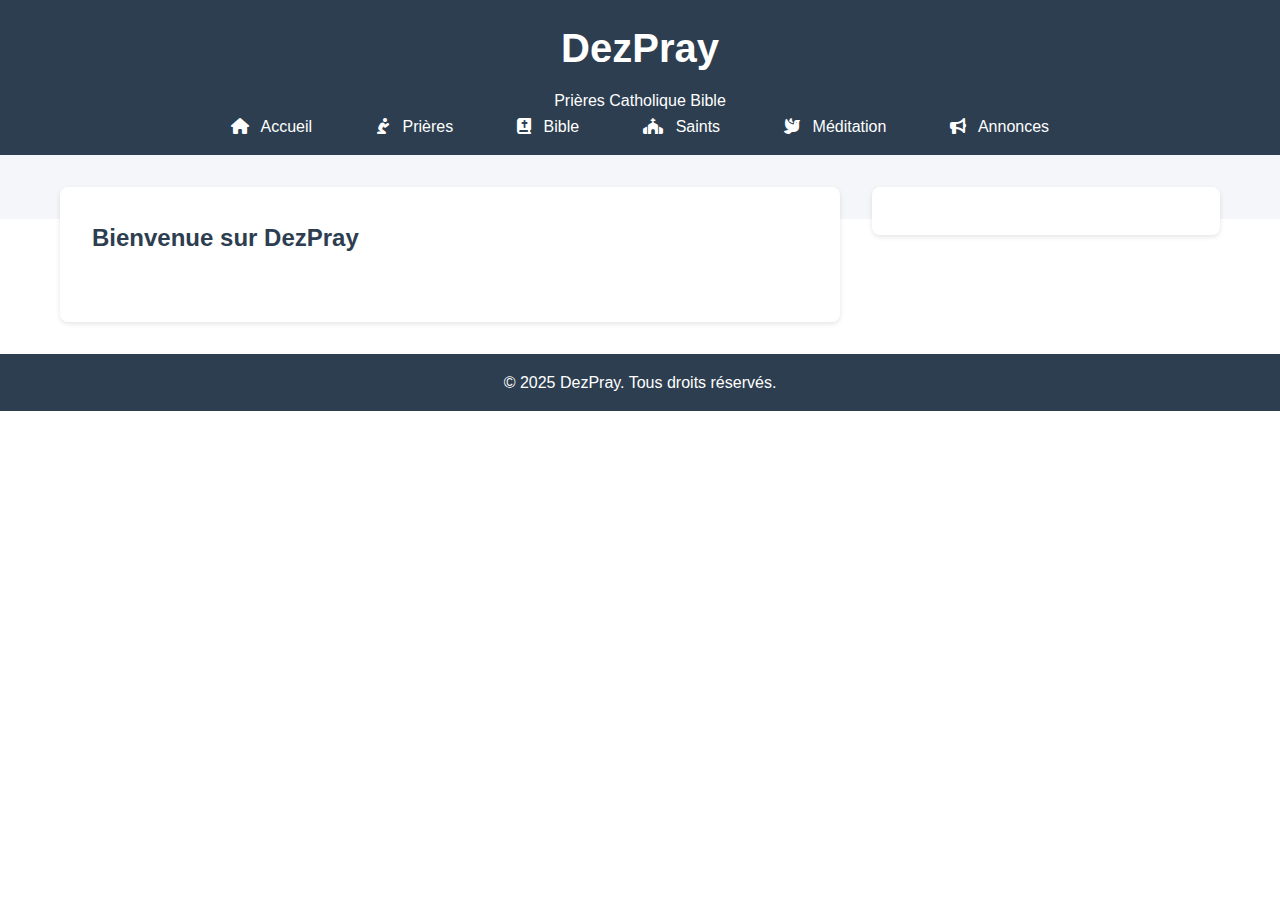
<file: index.html>
<!DOCTYPE html>
<html lang="fr">
<head>
    <meta charset="UTF-8">
    <meta name="viewport" content="width=device-width, initial-scale=1.0">
    <title>DezPray : Prières Catholique Bible</title>
    <link rel="stylesheet" href="css/style.css">
    <link rel="stylesheet" href="https://cdnjs.cloudflare.com/ajax/libs/font-awesome/6.4.0/css/all.min.css">
    <script async src="https://pagead2.googlesyndication.com/pagead/js/adsbygoogle.js?client=ca-pub-0804890196246530"
     crossorigin="anonymous"></script>
</head>
<body>
    <header class="site-header">
        <div class="container">
            <div class="logo">
                <h1>DezPray</h1>
                <p>Prières Catholique Bible</p>
            </div>
            <nav class="main-nav">
                <ul>
                    <li><a href="/"><i class="fas fa-home"></i> Accueil</a></li>
                    <li><a href="/prieres"><i class="fas fa-pray"></i> Prières</a></li>
                    <li><a href="/bible"><i class="fas fa-book-bible"></i> Bible</a></li>
                    <li><a href="/saints"><i class="fas fa-church"></i> Saints</a></li>
                    <li><a href="/meditation"><i class="fas fa-dove"></i> Méditation</a></li>
                    <li><a href="/annonces"><i class="fas fa-bullhorn"></i> Annonces</a></li>
                </ul>
            </nav>
        </div>
    </header>

    <div class="main-content">
        <div class="container">
            <main class="content">
                <article class="featured-post">
                    <h2>Bienvenue sur DezPray</h2>
                    <!-- AdSense après le titre -->
                    <div class="adsense-container">
                        <ins class="adsbygoogle"
                            style="display:block"
                            data-ad-format="fluid"
                            data-ad-layout-key="-gw-3+1f-3d+2z"
                            data-ad-client="ca-pub-0804890196246530"
                            data-ad-slot="1234567890"></ins>
                        <script>(adsbygoogle = window.adsbygoogle || []).push({});</script>
                    </div>
                    <div class="post-content">
                        <!-- Contenu de l'article -->
                    </div>
                    <!-- AdSense en bas de l'article -->
                    <div class="adsense-container">
                        <ins class="adsbygoogle"
                            style="display:block"
                            data-ad-format="fluid"
                            data-ad-layout-key="-gw-3+1f-3d+2z"
                            data-ad-client="ca-pub-0804890196246530"
                            data-ad-slot="9876543210"></ins>
                        <script>(adsbygoogle = window.adsbygoogle || []).push({});</script>
                    </div>
                </article>
            </main>

            <aside class="sidebar">
                <!-- AdSense dans la barre latérale -->
                <div class="widget adsense-widget">
                    <ins class="adsbygoogle"
                        style="display:block"
                        data-ad-client="ca-pub-0804890196246530"
                        data-ad-slot="5432109876"
                        data-ad-format="auto"
                        data-full-width-responsive="true"></ins>
                    <script>(adsbygoogle = window.adsbygoogle || []).push({});</script>
                </div>
                <!-- Autres widgets -->
            </aside>
        </div>
    </div>

    <footer class="site-footer">
        <div class="container">
            <p>&copy; 2025 DezPray. Tous droits réservés.</p>
        </div>
    </footer>
    <script src="js/main.js"></script>
</body>
</html>
</file>
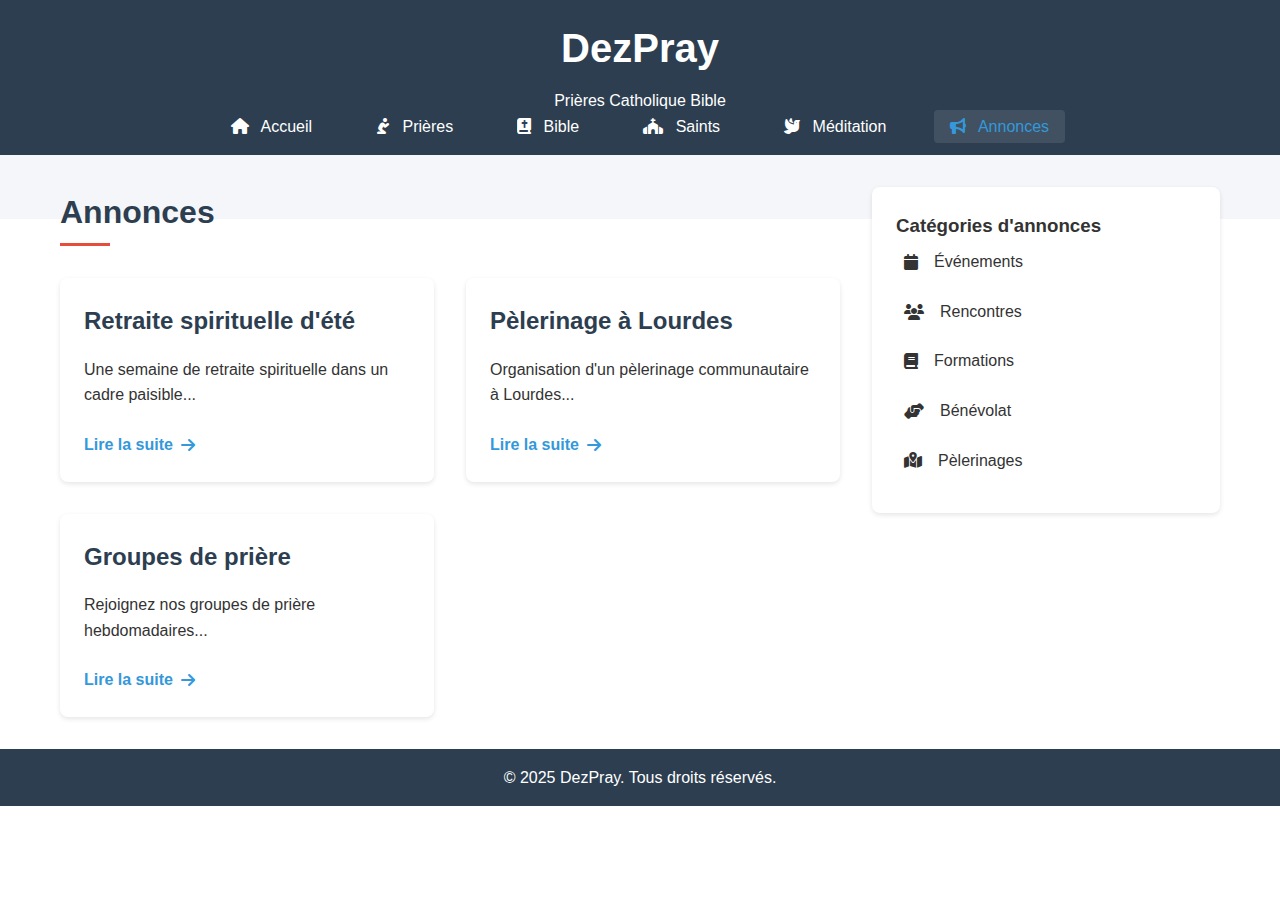
<file: annonces.html>
<!DOCTYPE html>
<html lang="fr">
<head>
    <meta charset="UTF-8">
    <meta name="viewport" content="width=device-width, initial-scale=1.0">
    <title>Annonces - DezPray</title>
    <meta name="description" content="Découvrez les dernières annonces et événements de la communauté catholique.">
    <link rel="stylesheet" href="css/style.css">
    <link rel="stylesheet" href="https://cdnjs.cloudflare.com/ajax/libs/font-awesome/6.4.0/css/all.min.css">
    <script async src="https://pagead2.googlesyndication.com/pagead/js/adsbygoogle.js?client=ca-pub-0804890196246530"
     crossorigin="anonymous"></script>
</head>
<body>
    <header class="site-header">
        <div class="container">
            <div class="logo">
                <h1>DezPray</h1>
                <p>Prières Catholique Bible</p>
            </div>
            <nav class="main-nav">
                <ul>
                    <li><a href="index.html"><i class="fas fa-home"></i> Accueil</a></li>
                    <li><a href="prieres.html"><i class="fas fa-pray"></i> Prières</a></li>
                    <li><a href="bible.html"><i class="fas fa-book-bible"></i> Bible</a></li>
                    <li><a href="saints.html"><i class="fas fa-church"></i> Saints</a></li>
                    <li><a href="meditation.html"><i class="fas fa-dove"></i> Méditation</a></li>
                    <li><a href="annonces.html" class="active"><i class="fas fa-bullhorn"></i> Annonces</a></li>
                </ul>
            </nav>
        </div>
    </header>

    <div class="main-content">
        <div class="container">
            <main class="content">
                <h1 class="category-title">Annonces</h1>
                
                <!-- AdSense après le titre -->
                <div class="adsense-container">
                    <ins class="adsbygoogle"
                        style="display:block"
                        data-ad-format="fluid"
                        data-ad-layout-key="-gw-3+1f-3d+2z"
                        data-ad-client="ca-pub-0804890196246530"
                        data-ad-slot="1234567890"></ins>
                    <script>(adsbygoogle = window.adsbygoogle || []).push({});</script>
                </div>

                <div class="articles-grid">
                    <article class="post-card">
                        <h2>Retraite spirituelle d'été</h2>
                        <div class="post-excerpt">
                            <p>Une semaine de retraite spirituelle dans un cadre paisible...</p>
                        </div>
                        <a href="annonces/retraite-ete.html" class="read-more">Lire la suite <i class="fas fa-arrow-right"></i></a>
                    </article>

                    <article class="post-card">
                        <h2>Pèlerinage à Lourdes</h2>
                        <div class="post-excerpt">
                            <p>Organisation d'un pèlerinage communautaire à Lourdes...</p>
                        </div>
                        <a href="annonces/pelerinage-lourdes.html" class="read-more">Lire la suite <i class="fas fa-arrow-right"></i></a>
                    </article>

                    <article class="post-card">
                        <h2>Groupes de prière</h2>
                        <div class="post-excerpt">
                            <p>Rejoignez nos groupes de prière hebdomadaires...</p>
                        </div>
                        <a href="annonces/groupes-priere.html" class="read-more">Lire la suite <i class="fas fa-arrow-right"></i></a>
                    </article>
                </div>

                <!-- AdSense en bas de page -->
                <div class="adsense-container">
                    <ins class="adsbygoogle"
                        style="display:block"
                        data-ad-format="fluid"
                        data-ad-layout-key="-gw-3+1f-3d+2z"
                        data-ad-client="ca-pub-0804890196246530"
                        data-ad-slot="9876543210"></ins>
                    <script>(adsbygoogle = window.adsbygoogle || []).push({});</script>
                </div>
            </main>

            <aside class="sidebar">
                <div class="widget">
                    <h3>Catégories d'annonces</h3>
                    <ul class="widget-list">
                        <li><a href="#"><i class="fas fa-calendar"></i> Événements</a></li>
                        <li><a href="#"><i class="fas fa-users"></i> Rencontres</a></li>
                        <li><a href="#"><i class="fas fa-book"></i> Formations</a></li>
                        <li><a href="#"><i class="fas fa-hands-helping"></i> Bénévolat</a></li>
                        <li><a href="#"><i class="fas fa-map-marked-alt"></i> Pèlerinages</a></li>
                    </ul>
                </div>
            </aside>
        </div>
    </div>

    <footer class="site-footer">
        <div class="container">
            <p>&copy; 2025 DezPray. Tous droits réservés.</p>
        </div>
    </footer>
    <script src="js/main.js"></script>
</body>
</html>
</file>
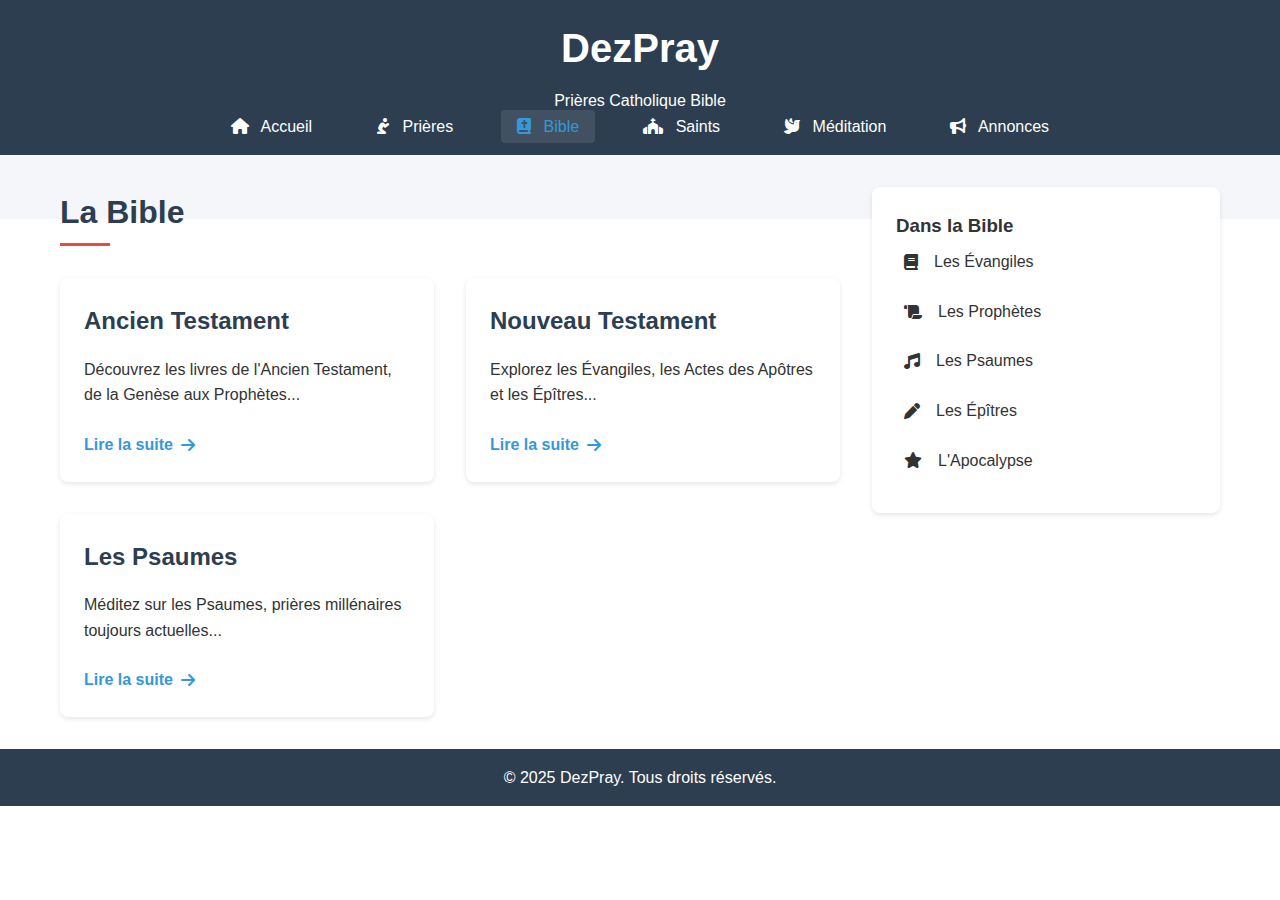
<file: bible.html>
<!DOCTYPE html>
<html lang="fr">
<head>
    <meta charset="UTF-8">
    <meta name="viewport" content="width=device-width, initial-scale=1.0">
    <title>Bible - DezPray</title>
    <meta name="description" content="Découvrez la Bible, ses enseignements et ses passages les plus importants.">
    <link rel="stylesheet" href="css/style.css">
    <link rel="stylesheet" href="https://cdnjs.cloudflare.com/ajax/libs/font-awesome/6.4.0/css/all.min.css">
    <script async src="https://pagead2.googlesyndication.com/pagead/js/adsbygoogle.js?client=ca-pub-0804890196246530"
     crossorigin="anonymous"></script>
</head>
<body>
    <header class="site-header">
        <div class="container">
            <div class="logo">
                <h1>DezPray</h1>
                <p>Prières Catholique Bible</p>
            </div>
            <nav class="main-nav">
                <ul>
                    <li><a href="/"><i class="fas fa-home"></i> Accueil</a></li>
                    <li><a href="/prieres"><i class="fas fa-pray"></i> Prières</a></li>
                    <li><a href="/bible" class="active"><i class="fas fa-book-bible"></i> Bible</a></li>
                    <li><a href="/saints"><i class="fas fa-church"></i> Saints</a></li>
                    <li><a href="/meditation"><i class="fas fa-dove"></i> Méditation</a></li>
                    <li><a href="/annonces"><i class="fas fa-bullhorn"></i> Annonces</a></li>
                </ul>
            </nav>
        </div>
    </header>

    <div class="main-content">
        <div class="container">
            <main class="content">
                <h1 class="category-title">La Bible</h1>
                
                <!-- AdSense après le titre -->
                <div class="adsense-container">
                    <ins class="adsbygoogle"
                        style="display:block"
                        data-ad-format="fluid"
                        data-ad-layout-key="-gw-3+1f-3d+2z"
                        data-ad-client="ca-pub-0804890196246530"
                        data-ad-slot="1234567890"></ins>
                    <script>(adsbygoogle = window.adsbygoogle || []).push({});</script>
                </div>

                <div class="articles-grid">
                    <article class="post-card">
                        <h2>Ancien Testament</h2>
                        <div class="post-excerpt">
                            <p>Découvrez les livres de l'Ancien Testament, de la Genèse aux Prophètes...</p>
                        </div>
                        <a href="/bible/ancien-testament" class="read-more">Lire la suite <i class="fas fa-arrow-right"></i></a>
                    </article>

                    <article class="post-card">
                        <h2>Nouveau Testament</h2>
                        <div class="post-excerpt">
                            <p>Explorez les Évangiles, les Actes des Apôtres et les Épîtres...</p>
                        </div>
                        <a href="/bible/nouveau-testament" class="read-more">Lire la suite <i class="fas fa-arrow-right"></i></a>
                    </article>

                    <article class="post-card">
                        <h2>Les Psaumes</h2>
                        <div class="post-excerpt">
                            <p>Méditez sur les Psaumes, prières millénaires toujours actuelles...</p>
                        </div>
                        <a href="/bible/psaumes" class="read-more">Lire la suite <i class="fas fa-arrow-right"></i></a>
                    </article>
                </div>
            </main>

            <aside class="sidebar">
                <div class="widget">
                    <h3>Dans la Bible</h3>
                    <ul class="widget-list">
                        <li><a href="#"><i class="fas fa-book"></i> Les Évangiles</a></li>
                        <li><a href="#"><i class="fas fa-scroll"></i> Les Prophètes</a></li>
                        <li><a href="#"><i class="fas fa-music"></i> Les Psaumes</a></li>
                        <li><a href="#"><i class="fas fa-pen"></i> Les Épîtres</a></li>
                        <li><a href="#"><i class="fas fa-star"></i> L'Apocalypse</a></li>
                    </ul>
                </div>
            </aside>
        </div>
    </div>

    <footer class="site-footer">
        <div class="container">
            <p>&copy; 2025 DezPray. Tous droits réservés.</p>
        </div>
    </footer>
    <script src="js/main.js"></script>
</body>
</html>
</file>
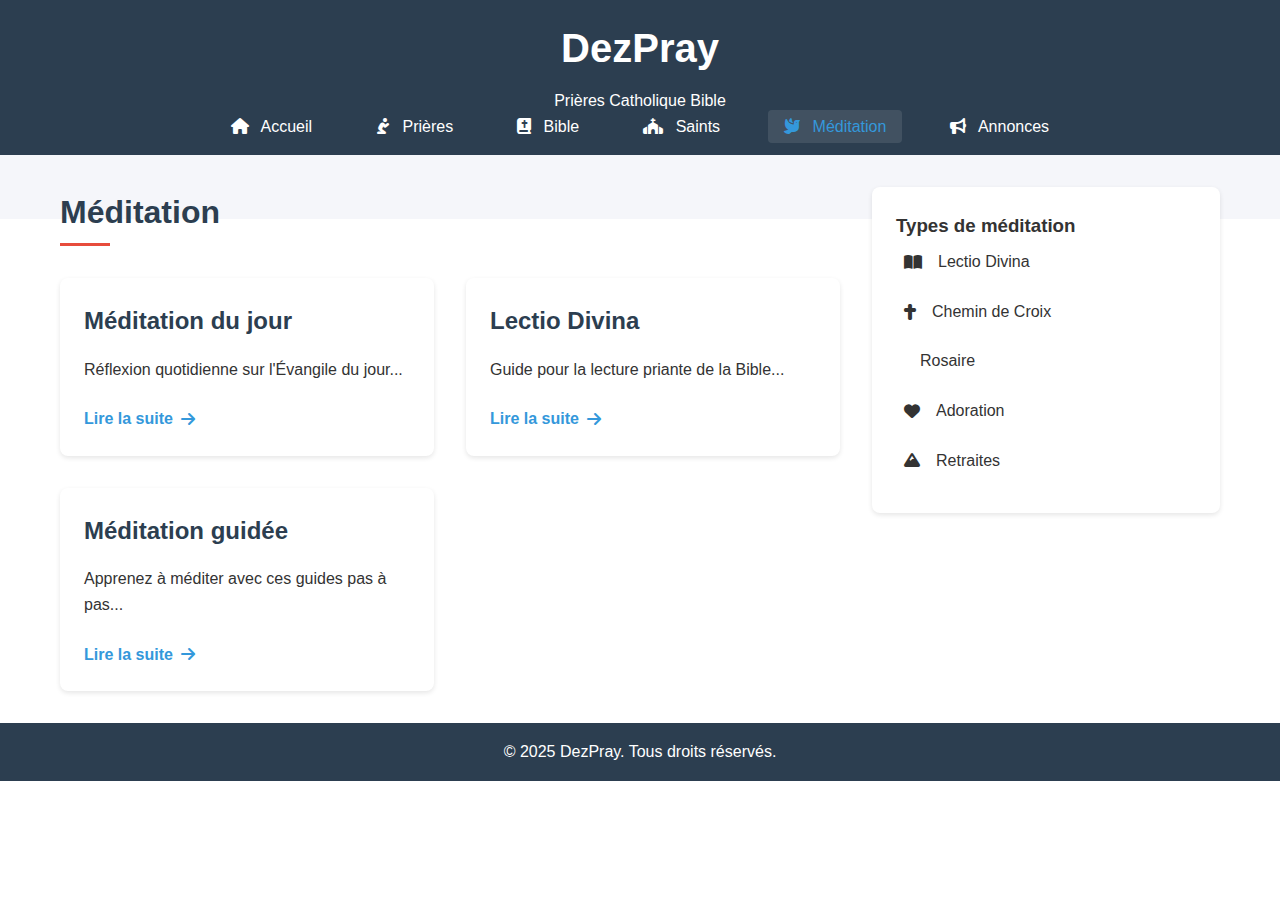
<file: meditation.html>
<!DOCTYPE html>
<html lang="fr">
<head>
    <meta charset="UTF-8">
    <meta name="viewport" content="width=device-width, initial-scale=1.0">
    <title>Méditation - DezPray</title>
    <meta name="description" content="Découvrez des méditations guidées et des réflexions spirituelles pour approfondir votre foi.">
    <link rel="stylesheet" href="css/style.css">
    <link rel="stylesheet" href="https://cdnjs.cloudflare.com/ajax/libs/font-awesome/6.4.0/css/all.min.css">
    <script async src="https://pagead2.googlesyndication.com/pagead/js/adsbygoogle.js?client=ca-pub-0804890196246530"
     crossorigin="anonymous"></script>
</head>
<body>
    <header class="site-header">
        <div class="container">
            <div class="logo">
                <h1>DezPray</h1>
                <p>Prières Catholique Bible</p>
            </div>
            <nav class="main-nav">
                <ul>
                    <li><a href="/"><i class="fas fa-home"></i> Accueil</a></li>
                    <li><a href="/prieres"><i class="fas fa-pray"></i> Prières</a></li>
                    <li><a href="/bible"><i class="fas fa-book-bible"></i> Bible</a></li>
                    <li><a href="/saints"><i class="fas fa-church"></i> Saints</a></li>
                    <li><a href="/meditation" class="active"><i class="fas fa-dove"></i> Méditation</a></li>
                    <li><a href="/annonces"><i class="fas fa-bullhorn"></i> Annonces</a></li>
                </ul>
            </nav>
        </div>
    </header>

    <div class="main-content">
        <div class="container">
            <main class="content">
                <h1 class="category-title">Méditation</h1>
                
                <!-- AdSense après le titre -->
                <div class="adsense-container">
                    <ins class="adsbygoogle"
                        style="display:block"
                        data-ad-format="fluid"
                        data-ad-layout-key="-gw-3+1f-3d+2z"
                        data-ad-client="ca-pub-0804890196246530"
                        data-ad-slot="1234567890"></ins>
                    <script>(adsbygoogle = window.adsbygoogle || []).push({});</script>
                </div>

                <div class="articles-grid">
                    <article class="post-card">
                        <h2>Méditation du jour</h2>
                        <div class="post-excerpt">
                            <p>Réflexion quotidienne sur l'Évangile du jour...</p>
                        </div>
                        <a href="/meditation/evangile-du-jour" class="read-more">Lire la suite <i class="fas fa-arrow-right"></i></a>
                    </article>

                    <article class="post-card">
                        <h2>Lectio Divina</h2>
                        <div class="post-excerpt">
                            <p>Guide pour la lecture priante de la Bible...</p>
                        </div>
                        <a href="/meditation/lectio-divina" class="read-more">Lire la suite <i class="fas fa-arrow-right"></i></a>
                    </article>

                    <article class="post-card">
                        <h2>Méditation guidée</h2>
                        <div class="post-excerpt">
                            <p>Apprenez à méditer avec ces guides pas à pas...</p>
                        </div>
                        <a href="/meditation/guidee" class="read-more">Lire la suite <i class="fas fa-arrow-right"></i></a>
                    </article>
                </div>
            </main>

            <aside class="sidebar">
                <div class="widget">
                    <h3>Types de méditation</h3>
                    <ul class="widget-list">
                        <li><a href="#"><i class="fas fa-book-open"></i> Lectio Divina</a></li>
                        <li><a href="#"><i class="fas fa-cross"></i> Chemin de Croix</a></li>
                        <li><a href="#"><i class="fas fa-rosary"></i> Rosaire</a></li>
                        <li><a href="#"><i class="fas fa-heart"></i> Adoration</a></li>
                        <li><a href="#"><i class="fas fa-mountain"></i> Retraites</a></li>
                    </ul>
                </div>
            </aside>
        </div>
    </div>

    <footer class="site-footer">
        <div class="container">
            <p>&copy; 2025 DezPray. Tous droits réservés.</p>
        </div>
    </footer>
    <script src="js/main.js"></script>
</body>
</html>
</file>
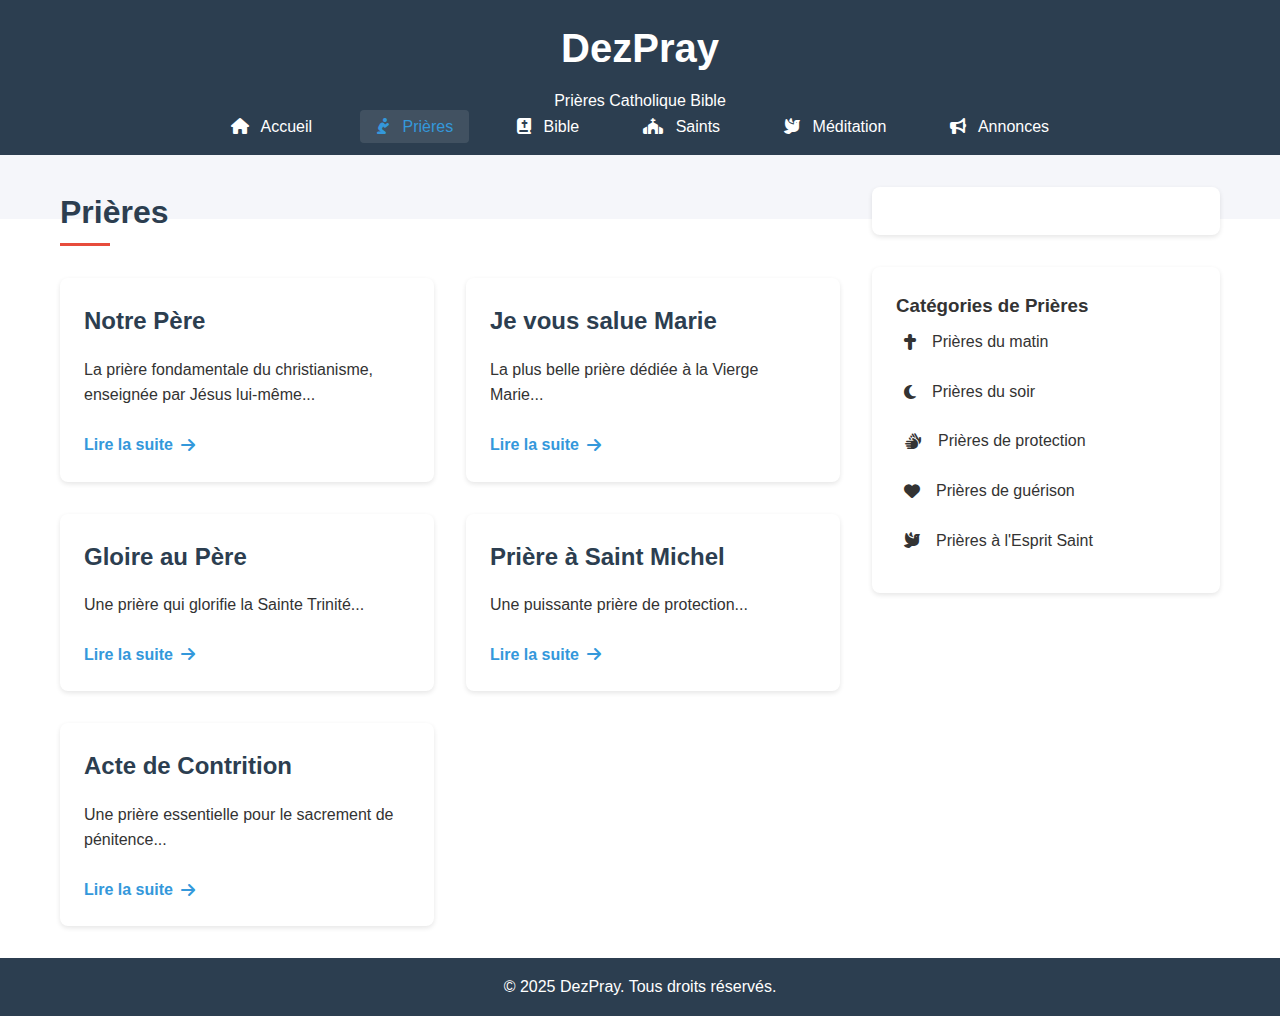
<file: prieres.html>
<!DOCTYPE html>
<html lang="fr">
<head>
    <meta charset="UTF-8">
    <meta name="viewport" content="width=device-width, initial-scale=1.0">
    <title>Prières - DezPray</title>
    <link rel="stylesheet" href="css/style.css">
    <link rel="stylesheet" href="https://cdnjs.cloudflare.com/ajax/libs/font-awesome/6.4.0/css/all.min.css">
    <script async src="https://pagead2.googlesyndication.com/pagead/js/adsbygoogle.js?client=ca-pub-0804890196246530"
     crossorigin="anonymous"></script>
</head>
<body>
    <header class="site-header">
        <div class="container">
            <div class="logo">
                <h1>DezPray</h1>
                <p>Prières Catholique Bible</p>
            </div>
            <nav class="main-nav">
                <ul>
                    <li><a href="/"><i class="fas fa-home"></i> Accueil</a></li>
                    <li><a href="/prieres" class="active"><i class="fas fa-pray"></i> Prières</a></li>
                    <li><a href="/bible"><i class="fas fa-book-bible"></i> Bible</a></li>
                    <li><a href="/saints"><i class="fas fa-church"></i> Saints</a></li>
                    <li><a href="/meditation"><i class="fas fa-dove"></i> Méditation</a></li>
                    <li><a href="/annonces"><i class="fas fa-bullhorn"></i> Annonces</a></li>
                </ul>
            </nav>
        </div>
    </header>

    <div class="main-content">
        <div class="container">
            <main class="content">
                <h1 class="category-title">Prières</h1>
                
                <!-- AdSense après le titre -->
                <div class="adsense-container">
                    <ins class="adsbygoogle"
                        style="display:block"
                        data-ad-format="fluid"
                        data-ad-layout-key="-gw-3+1f-3d+2z"
                        data-ad-client="ca-pub-0804890196246530"
                        data-ad-slot="1234567890"></ins>
                    <script>(adsbygoogle = window.adsbygoogle || []).push({});</script>
                </div>

                <div class="articles-grid">
                    <article class="post-card">
                        <h2>Notre Père</h2>
                        <div class="post-excerpt">
                            <p>La prière fondamentale du christianisme, enseignée par Jésus lui-même...</p>
                        </div>
                        <a href="/prieres/notre-pere" class="read-more">Lire la suite <i class="fas fa-arrow-right"></i></a>
                    </article>

                    <article class="post-card">
                        <h2>Je vous salue Marie</h2>
                        <div class="post-excerpt">
                            <p>La plus belle prière dédiée à la Vierge Marie...</p>
                        </div>
                        <a href="/prieres/je-vous-salue-marie" class="read-more">Lire la suite <i class="fas fa-arrow-right"></i></a>
                    </article>

                    <article class="post-card">
                        <h2>Gloire au Père</h2>
                        <div class="post-excerpt">
                            <p>Une prière qui glorifie la Sainte Trinité...</p>
                        </div>
                        <a href="/prieres/gloire-au-pere" class="read-more">Lire la suite <i class="fas fa-arrow-right"></i></a>
                    </article>

                    <article class="post-card">
                        <h2>Prière à Saint Michel</h2>
                        <div class="post-excerpt">
                            <p>Une puissante prière de protection...</p>
                        </div>
                        <a href="/prieres/priere-saint-michel" class="read-more">Lire la suite <i class="fas fa-arrow-right"></i></a>
                    </article>

                    <article class="post-card">
                        <h2>Acte de Contrition</h2>
                        <div class="post-excerpt">
                            <p>Une prière essentielle pour le sacrement de pénitence...</p>
                        </div>
                        <a href="/prieres/acte-de-contrition" class="read-more">Lire la suite <i class="fas fa-arrow-right"></i></a>
                    </article>
                </div>

                <!-- AdSense en bas de page -->
                <div class="adsense-container">
                    <ins class="adsbygoogle"
                        style="display:block"
                        data-ad-format="fluid"
                        data-ad-layout-key="-gw-3+1f-3d+2z"
                        data-ad-client="ca-pub-0804890196246530"
                        data-ad-slot="9876543210"></ins>
                    <script>(adsbygoogle = window.adsbygoogle || []).push({});</script>
                </div>
            </main>

            <aside class="sidebar">
                <!-- AdSense dans la barre latérale -->
                <div class="widget adsense-widget">
                    <ins class="adsbygoogle"
                        style="display:block"
                        data-ad-client="ca-pub-0804890196246530"
                        data-ad-slot="5432109876"
                        data-ad-format="auto"
                        data-full-width-responsive="true"></ins>
                    <script>(adsbygoogle = window.adsbygoogle || []).push({});</script>
                </div>

                <div class="widget">
                    <h3>Catégories de Prières</h3>
                    <ul class="widget-list">
                        <li><a href="#"><i class="fas fa-cross"></i> Prières du matin</a></li>
                        <li><a href="#"><i class="fas fa-moon"></i> Prières du soir</a></li>
                        <li><a href="#"><i class="fas fa-hands"></i> Prières de protection</a></li>
                        <li><a href="#"><i class="fas fa-heart"></i> Prières de guérison</a></li>
                        <li><a href="#"><i class="fas fa-dove"></i> Prières à l'Esprit Saint</a></li>
                    </ul>
                </div>
            </aside>
        </div>
    </div>

    <footer class="site-footer">
        <div class="container">
            <p>&copy; 2025 DezPray. Tous droits réservés.</p>
        </div>
    </footer>
    <script src="js/main.js"></script>
</body>
</html>
</file>
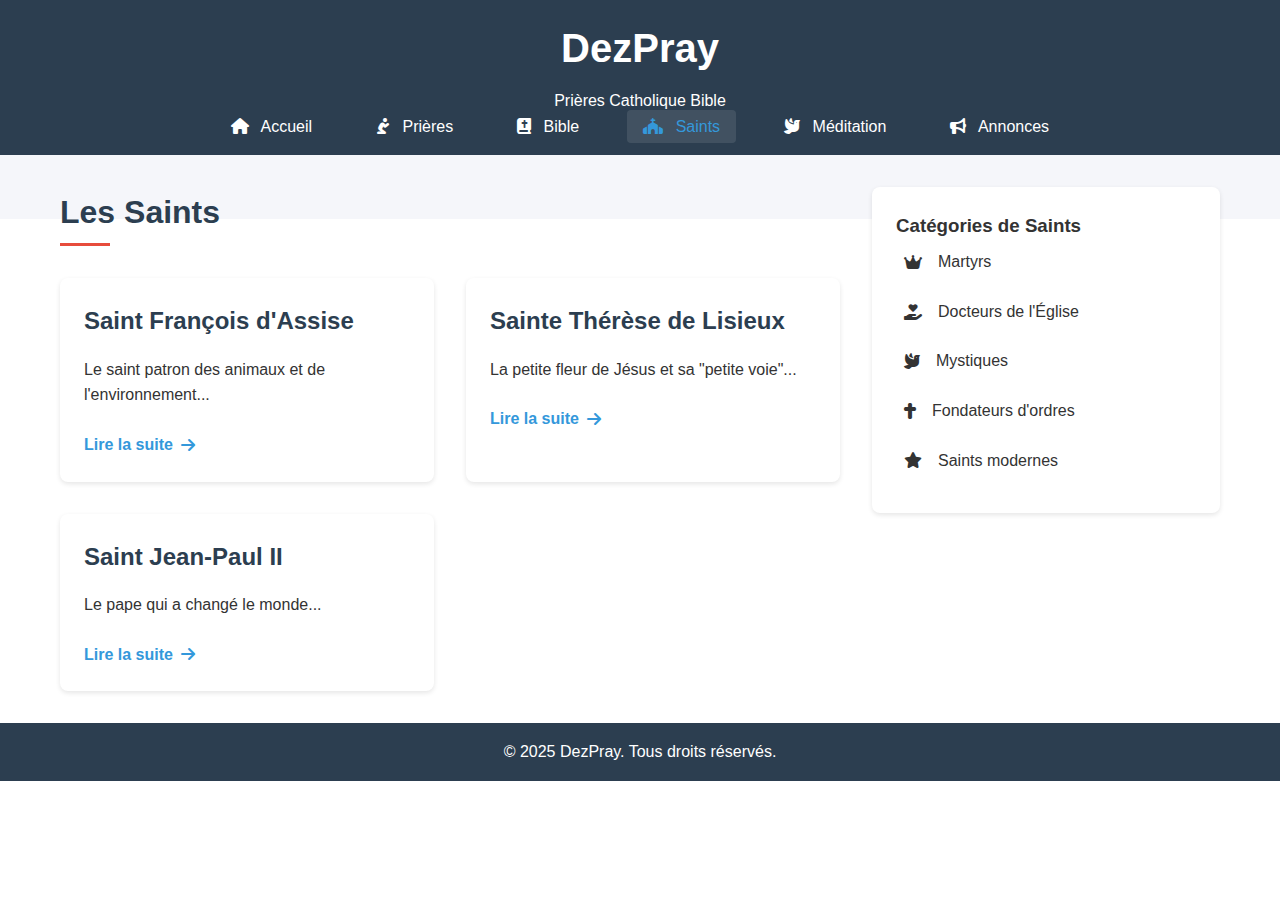
<file: saints.html>
<!DOCTYPE html>
<html lang="fr">
<head>
    <meta charset="UTF-8">
    <meta name="viewport" content="width=device-width, initial-scale=1.0">
    <title>Saints - DezPray</title>
    <meta name="description" content="Découvrez la vie des saints et leurs enseignements inspirants.">
    <link rel="stylesheet" href="css/style.css">
    <link rel="stylesheet" href="https://cdnjs.cloudflare.com/ajax/libs/font-awesome/6.4.0/css/all.min.css">
    <script async src="https://pagead2.googlesyndication.com/pagead/js/adsbygoogle.js?client=ca-pub-0804890196246530"
     crossorigin="anonymous"></script>
</head>
<body>
    <header class="site-header">
        <div class="container">
            <div class="logo">
                <h1>DezPray</h1>
                <p>Prières Catholique Bible</p>
            </div>
            <nav class="main-nav">
                <ul>
                    <li><a href="/"><i class="fas fa-home"></i> Accueil</a></li>
                    <li><a href="/prieres"><i class="fas fa-pray"></i> Prières</a></li>
                    <li><a href="/bible"><i class="fas fa-book-bible"></i> Bible</a></li>
                    <li><a href="/saints" class="active"><i class="fas fa-church"></i> Saints</a></li>
                    <li><a href="/meditation"><i class="fas fa-dove"></i> Méditation</a></li>
                    <li><a href="/annonces"><i class="fas fa-bullhorn"></i> Annonces</a></li>
                </ul>
            </nav>
        </div>
    </header>

    <div class="main-content">
        <div class="container">
            <main class="content">
                <h1 class="category-title">Les Saints</h1>
                
                <!-- AdSense après le titre -->
                <div class="adsense-container">
                    <ins class="adsbygoogle"
                        style="display:block"
                        data-ad-format="fluid"
                        data-ad-layout-key="-gw-3+1f-3d+2z"
                        data-ad-client="ca-pub-0804890196246530"
                        data-ad-slot="1234567890"></ins>
                    <script>(adsbygoogle = window.adsbygoogle || []).push({});</script>
                </div>

                <div class="articles-grid">
                    <article class="post-card">
                        <h2>Saint François d'Assise</h2>
                        <div class="post-excerpt">
                            <p>Le saint patron des animaux et de l'environnement...</p>
                        </div>
                        <a href="/saints/francois-assise" class="read-more">Lire la suite <i class="fas fa-arrow-right"></i></a>
                    </article>

                    <article class="post-card">
                        <h2>Sainte Thérèse de Lisieux</h2>
                        <div class="post-excerpt">
                            <p>La petite fleur de Jésus et sa "petite voie"...</p>
                        </div>
                        <a href="/saints/therese-lisieux" class="read-more">Lire la suite <i class="fas fa-arrow-right"></i></a>
                    </article>

                    <article class="post-card">
                        <h2>Saint Jean-Paul II</h2>
                        <div class="post-excerpt">
                            <p>Le pape qui a changé le monde...</p>
                        </div>
                        <a href="/saints/jean-paul-ii" class="read-more">Lire la suite <i class="fas fa-arrow-right"></i></a>
                    </article>
                </div>
            </main>

            <aside class="sidebar">
                <div class="widget">
                    <h3>Catégories de Saints</h3>
                    <ul class="widget-list">
                        <li><a href="#"><i class="fas fa-crown"></i> Martyrs</a></li>
                        <li><a href="#"><i class="fas fa-hand-holding-heart"></i> Docteurs de l'Église</a></li>
                        <li><a href="#"><i class="fas fa-dove"></i> Mystiques</a></li>
                        <li><a href="#"><i class="fas fa-cross"></i> Fondateurs d'ordres</a></li>
                        <li><a href="#"><i class="fas fa-star"></i> Saints modernes</a></li>
                    </ul>
                </div>
            </aside>
        </div>
    </div>

    <footer class="site-footer">
        <div class="container">
            <p>&copy; 2025 DezPray. Tous droits réservés.</p>
        </div>
    </footer>
    <script src="js/main.js"></script>
</body>
</html>
</file>
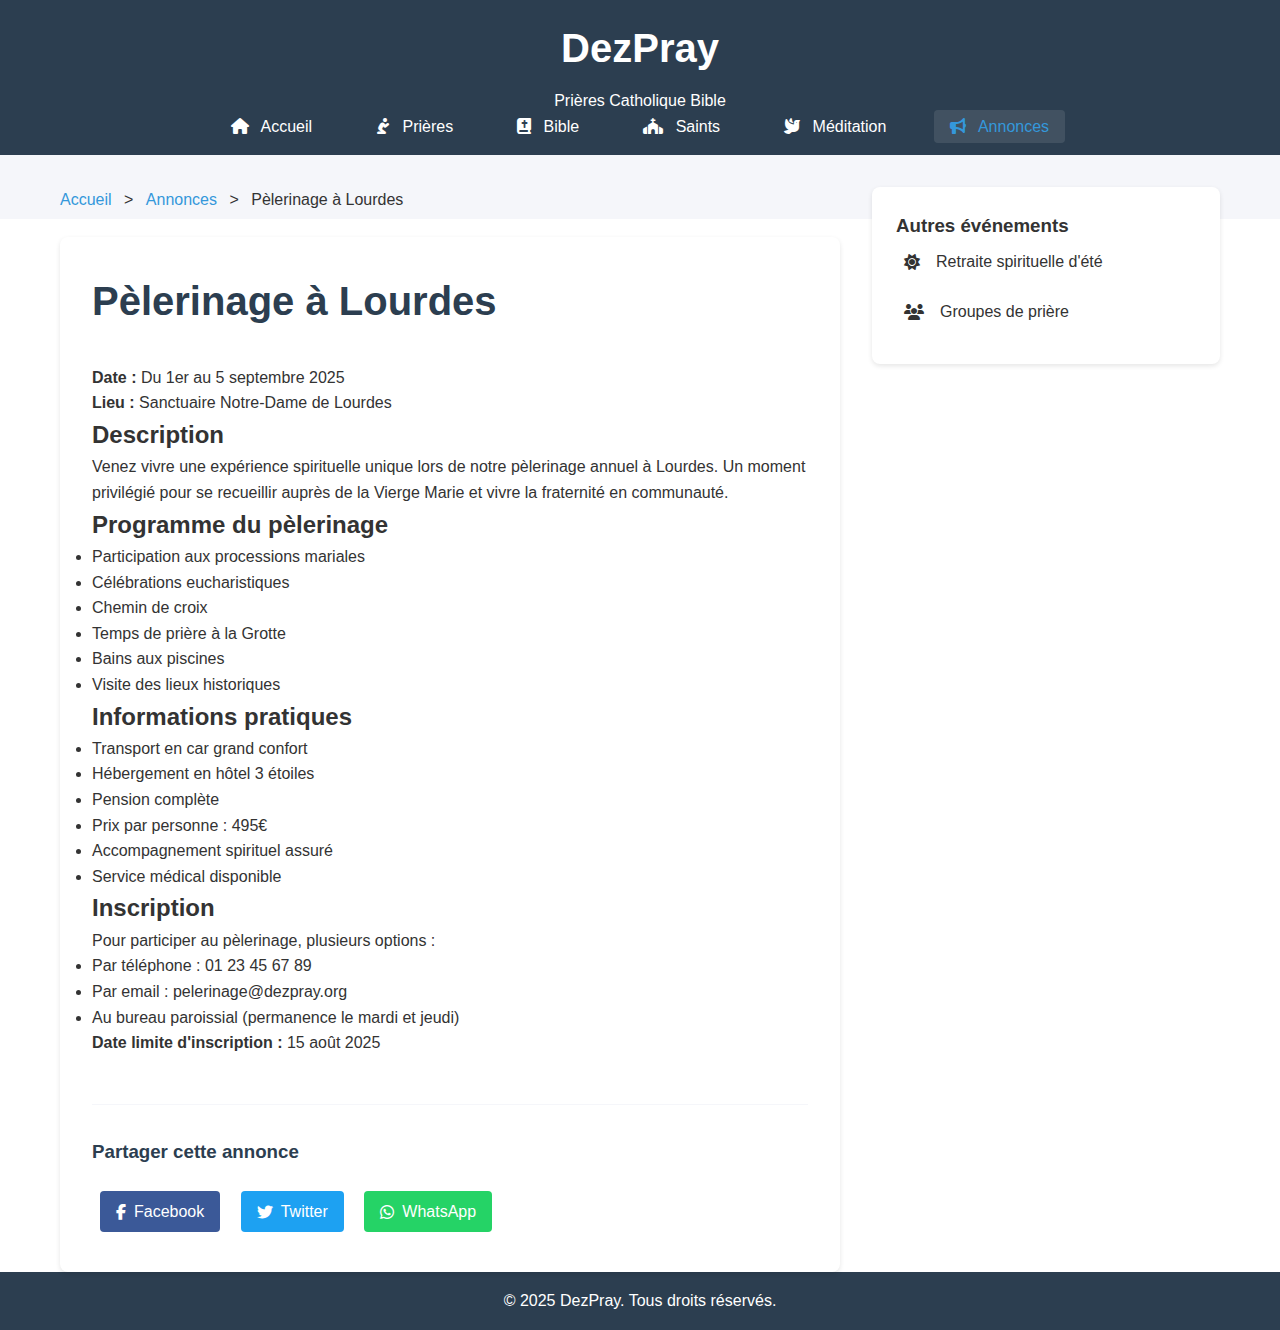
<file: annonces/pelerinage-lourdes.html>
<!DOCTYPE html>
<html lang="fr">
<head>
    <meta charset="UTF-8">
    <meta name="viewport" content="width=device-width, initial-scale=1.0">
    <title>Pèlerinage à Lourdes - DezPray</title>
    <meta name="description" content="Participez à notre pèlerinage communautaire à Lourdes, un moment de grâce et de communion.">
    <link rel="stylesheet" href="../css/style.css">
    <link rel="stylesheet" href="https://cdnjs.cloudflare.com/ajax/libs/font-awesome/6.4.0/css/all.min.css">
    <script async src="https://pagead2.googlesyndication.com/pagead/js/adsbygoogle.js?client=ca-pub-0804890196246530"
     crossorigin="anonymous"></script>
</head>
<body>
    <header class="site-header">
        <div class="container">
            <div class="logo">
                <h1>DezPray</h1>
                <p>Prières Catholique Bible</p>
            </div>
            <nav class="main-nav">
                <ul>
                    <li><a href="../index.html"><i class="fas fa-home"></i> Accueil</a></li>
                    <li><a href="../prieres.html"><i class="fas fa-pray"></i> Prières</a></li>
                    <li><a href="../bible.html"><i class="fas fa-book-bible"></i> Bible</a></li>
                    <li><a href="../saints.html"><i class="fas fa-church"></i> Saints</a></li>
                    <li><a href="../meditation.html"><i class="fas fa-dove"></i> Méditation</a></li>
                    <li><a href="../annonces.html" class="active"><i class="fas fa-bullhorn"></i> Annonces</a></li>
                </ul>
            </nav>
        </div>
    </header>

    <div class="main-content">
        <div class="container">
            <main class="content">
                <nav class="breadcrumb">
                    <a href="../index.html">Accueil</a> >
                    <a href="../annonces.html">Annonces</a> >
                    <span>Pèlerinage à Lourdes</span>
                </nav>

                <article class="single-post">
                    <h1 class="post-title">Pèlerinage à Lourdes</h1>
                    
                    <div class="post-content">
                        <p><strong>Date :</strong> Du 1er au 5 septembre 2025</p>
                        <p><strong>Lieu :</strong> Sanctuaire Notre-Dame de Lourdes</p>
                        
                        <h2>Description</h2>
                        <p>Venez vivre une expérience spirituelle unique lors de notre pèlerinage annuel à Lourdes. Un moment privilégié pour se recueillir auprès de la Vierge Marie et vivre la fraternité en communauté.</p>

                        <h2>Programme du pèlerinage</h2>
                        <ul>
                            <li>Participation aux processions mariales</li>
                            <li>Célébrations eucharistiques</li>
                            <li>Chemin de croix</li>
                            <li>Temps de prière à la Grotte</li>
                            <li>Bains aux piscines</li>
                            <li>Visite des lieux historiques</li>
                        </ul>

                        <h2>Informations pratiques</h2>
                        <ul>
                            <li>Transport en car grand confort</li>
                            <li>Hébergement en hôtel 3 étoiles</li>
                            <li>Pension complète</li>
                            <li>Prix par personne : 495€</li>
                            <li>Accompagnement spirituel assuré</li>
                            <li>Service médical disponible</li>
                        </ul>

                        <h2>Inscription</h2>
                        <p>Pour participer au pèlerinage, plusieurs options :</p>
                        <ul>
                            <li>Par téléphone : 01 23 45 67 89</li>
                            <li>Par email : pelerinage@dezpray.org</li>
                            <li>Au bureau paroissial (permanence le mardi et jeudi)</li>
                        </ul>
                        
                        <p><strong>Date limite d'inscription :</strong> 15 août 2025</p>
                    </div>

                    <div class="share-buttons">
                        <h3>Partager cette annonce</h3>
                        <a href="#" class="share-btn facebook"><i class="fab fa-facebook-f"></i> Facebook</a>
                        <a href="#" class="share-btn twitter"><i class="fab fa-twitter"></i> Twitter</a>
                        <a href="#" class="share-btn whatsapp"><i class="fab fa-whatsapp"></i> WhatsApp</a>
                    </div>
                </article>
            </main>

            <aside class="sidebar">
                <div class="widget">
                    <h3>Autres événements</h3>
                    <ul class="widget-list">
                        <li><a href="retraite-ete.html"><i class="fas fa-sun"></i> Retraite spirituelle d'été</a></li>
                        <li><a href="groupes-priere.html"><i class="fas fa-users"></i> Groupes de prière</a></li>
                    </ul>
                </div>
            </aside>
        </div>
    </div>

    <footer class="site-footer">
        <div class="container">
            <p>&copy; 2025 DezPray. Tous droits réservés.</p>
        </div>
    </footer>
    <script src="../js/main.js"></script>
</body>
</html>
</file>
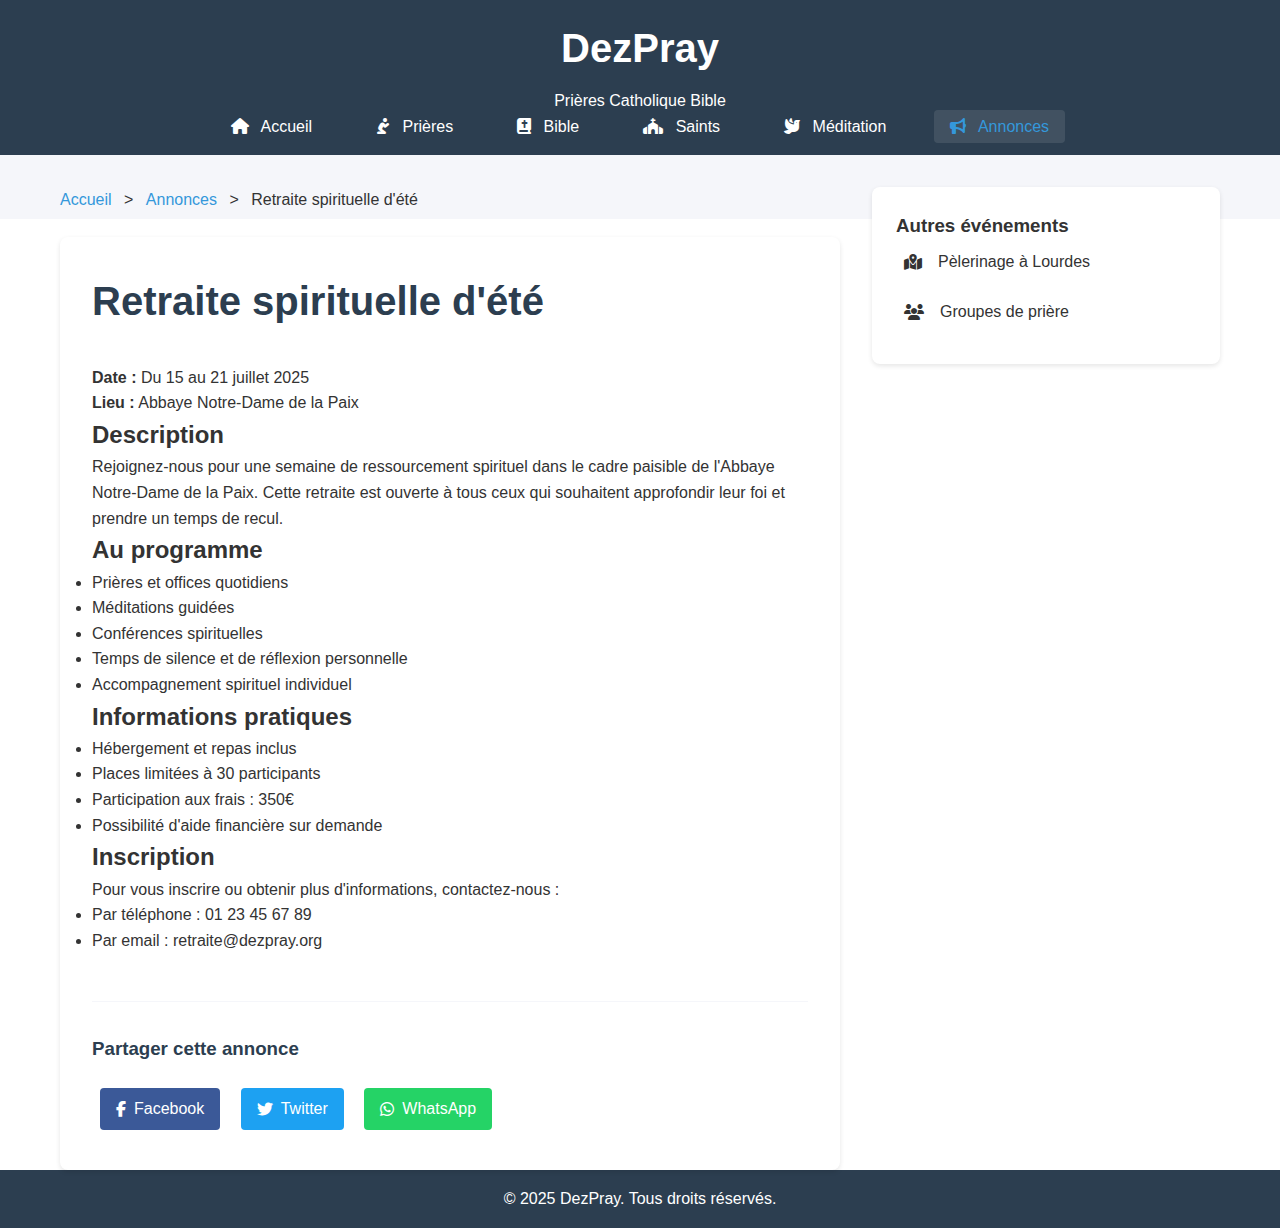
<file: annonces/retraite-ete.html>
<!DOCTYPE html>
<html lang="fr">
<head>
    <meta charset="UTF-8">
    <meta name="viewport" content="width=device-width, initial-scale=1.0">
    <title>Retraite spirituelle d'été - DezPray</title>
    <meta name="description" content="Participez à notre retraite spirituelle d'été pour un moment de ressourcement et de paix intérieure.">
    <link rel="stylesheet" href="../css/style.css">
    <link rel="stylesheet" href="https://cdnjs.cloudflare.com/ajax/libs/font-awesome/6.4.0/css/all.min.css">
    <script async src="https://pagead2.googlesyndication.com/pagead/js/adsbygoogle.js?client=ca-pub-0804890196246530"
     crossorigin="anonymous"></script>
</head>
<body>
    <header class="site-header">
        <div class="container">
            <div class="logo">
                <h1>DezPray</h1>
                <p>Prières Catholique Bible</p>
            </div>
            <nav class="main-nav">
                <ul>
                    <li><a href="/"><i class="fas fa-home"></i> Accueil</a></li>
                    <li><a href="/prieres"><i class="fas fa-pray"></i> Prières</a></li>
                    <li><a href="/bible"><i class="fas fa-book-bible"></i> Bible</a></li>
                    <li><a href="/saints"><i class="fas fa-church"></i> Saints</a></li>
                    <li><a href="/meditation"><i class="fas fa-dove"></i> Méditation</a></li>
                    <li><a href="/annonces" class="active"><i class="fas fa-bullhorn"></i> Annonces</a></li>
                </ul>
            </nav>
        </div>
    </header>

    <div class="main-content">
        <div class="container">
            <main class="content">
                <nav class="breadcrumb">
                    <a href="/">Accueil</a> >
                    <a href="/annonces">Annonces</a> >
                    <span>Retraite spirituelle d'été</span>
                </nav>

                <article class="single-post">
                    <h1 class="post-title">Retraite spirituelle d'été</h1>
                    
                    <div class="post-content">
                        <p><strong>Date :</strong> Du 15 au 21 juillet 2025</p>
                        <p><strong>Lieu :</strong> Abbaye Notre-Dame de la Paix</p>
                        
                        <h2>Description</h2>
                        <p>Rejoignez-nous pour une semaine de ressourcement spirituel dans le cadre paisible de l'Abbaye Notre-Dame de la Paix. Cette retraite est ouverte à tous ceux qui souhaitent approfondir leur foi et prendre un temps de recul.</p>

                        <h2>Au programme</h2>
                        <ul>
                            <li>Prières et offices quotidiens</li>
                            <li>Méditations guidées</li>
                            <li>Conférences spirituelles</li>
                            <li>Temps de silence et de réflexion personnelle</li>
                            <li>Accompagnement spirituel individuel</li>
                        </ul>

                        <h2>Informations pratiques</h2>
                        <ul>
                            <li>Hébergement et repas inclus</li>
                            <li>Places limitées à 30 participants</li>
                            <li>Participation aux frais : 350€</li>
                            <li>Possibilité d'aide financière sur demande</li>
                        </ul>

                        <h2>Inscription</h2>
                        <p>Pour vous inscrire ou obtenir plus d'informations, contactez-nous :</p>
                        <ul>
                            <li>Par téléphone : 01 23 45 67 89</li>
                            <li>Par email : retraite@dezpray.org</li>
                        </ul>
                    </div>

                    <div class="share-buttons">
                        <h3>Partager cette annonce</h3>
                        <a href="#" class="share-btn facebook"><i class="fab fa-facebook-f"></i> Facebook</a>
                        <a href="#" class="share-btn twitter"><i class="fab fa-twitter"></i> Twitter</a>
                        <a href="#" class="share-btn whatsapp"><i class="fab fa-whatsapp"></i> WhatsApp</a>
                    </div>
                </article>
            </main>

            <aside class="sidebar">
                <div class="widget">
                    <h3>Autres événements</h3>
                    <ul class="widget-list">
                        <li><a href="/annonces/pelerinage-lourdes"><i class="fas fa-map-marked-alt"></i> Pèlerinage à Lourdes</a></li>
                        <li><a href="/annonces/groupes-priere"><i class="fas fa-users"></i> Groupes de prière</a></li>
                    </ul>
                </div>
            </aside>
        </div>
    </div>

    <footer class="site-footer">
        <div class="container">
            <p>&copy; 2025 DezPray. Tous droits réservés.</p>
        </div>
    </footer>
    <script src="../js/main.js"></script>
</body>
</html>
</file>
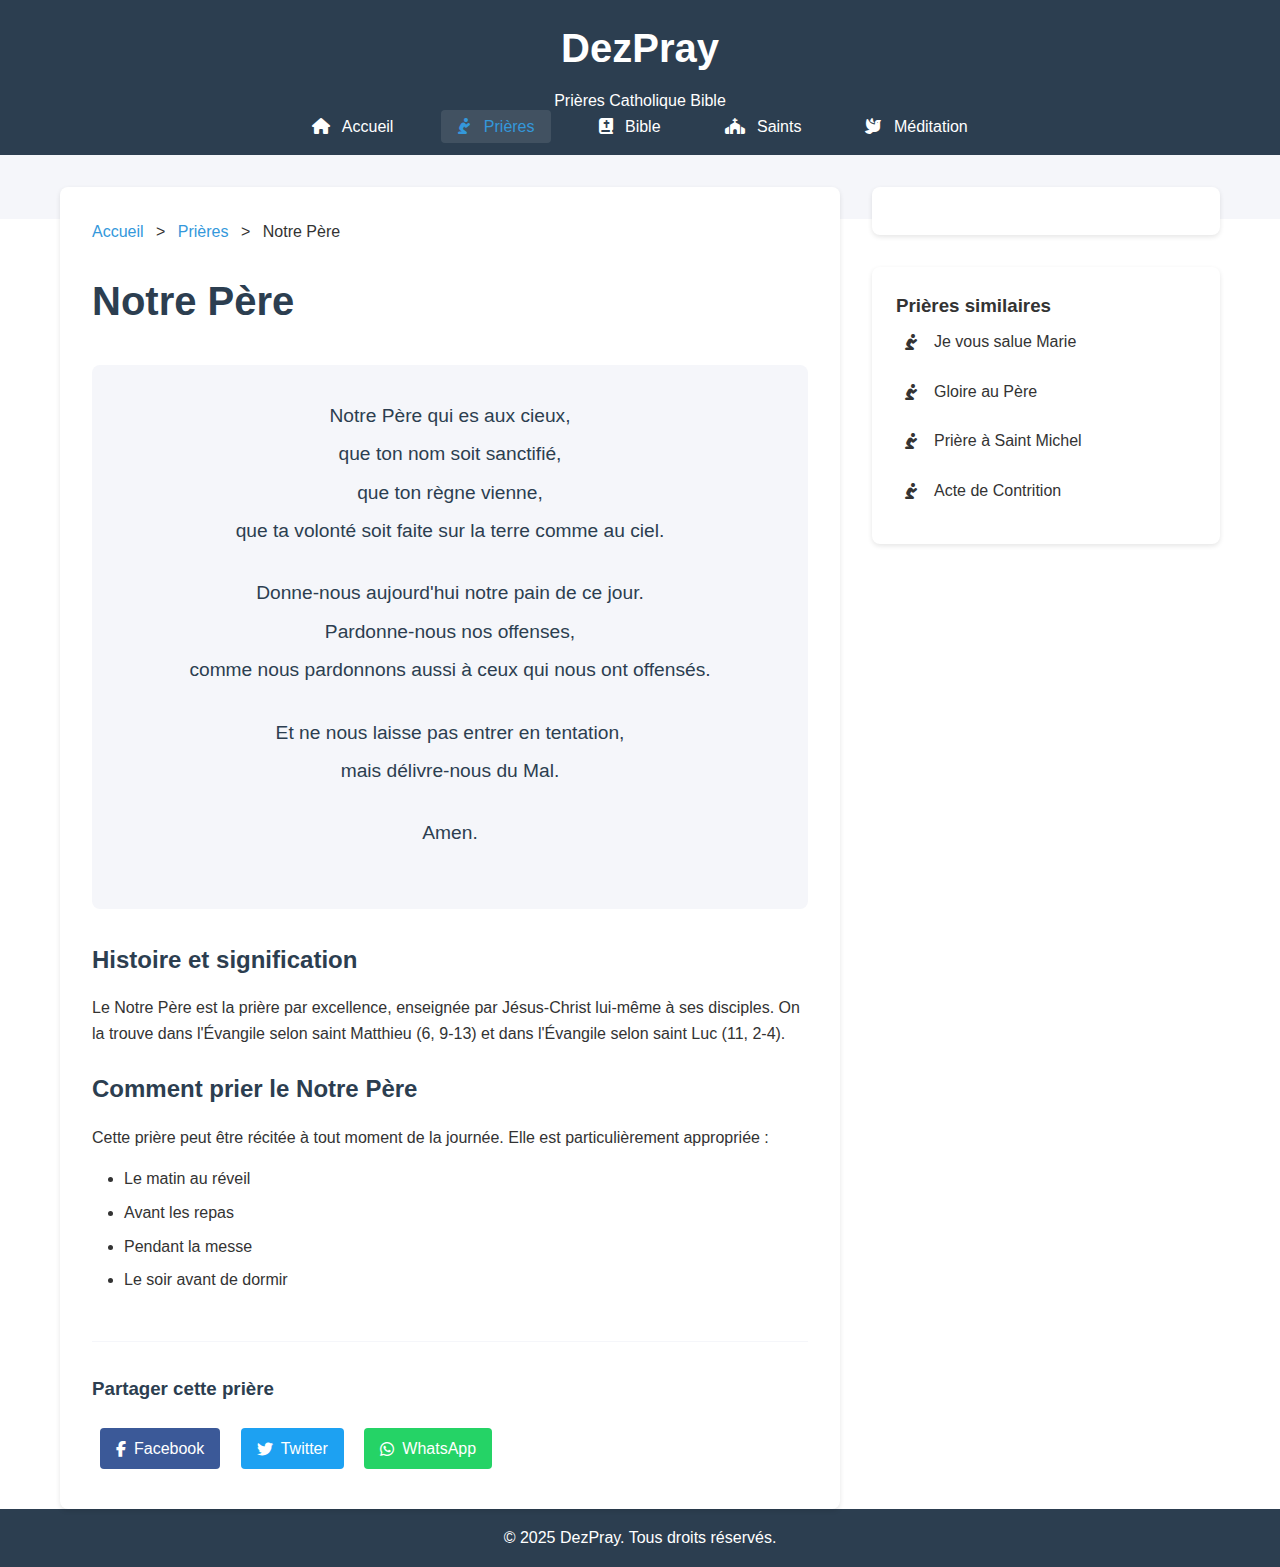
<file: prieres/notre-pere.html>
<!DOCTYPE html>
<html lang="fr">
<head>
    <meta charset="UTF-8">
    <meta name="viewport" content="width=device-width, initial-scale=1.0">
    <title>Notre Père - DezPray</title>
    <meta name="description" content="Découvrez la prière du Notre Père, la prière fondamentale du christianisme enseignée par Jésus-Christ lui-même.">
    <link rel="stylesheet" href="../css/style.css">
    <link rel="stylesheet" href="https://cdnjs.cloudflare.com/ajax/libs/font-awesome/6.4.0/css/all.min.css">
    <script async src="https://pagead2.googlesyndication.com/pagead/js/adsbygoogle.js?client=ca-pub-0804890196246530"
     crossorigin="anonymous"></script>
</head>
<body>
    <header class="site-header">
        <div class="container">
            <div class="logo">
                <h1>DezPray</h1>
                <p>Prières Catholique Bible</p>
            </div>
            <nav class="main-nav">
                <ul>
                    <li><a href="../index.html"><i class="fas fa-home"></i> Accueil</a></li>
                    <li><a href="../prieres.html" class="active"><i class="fas fa-pray"></i> Prières</a></li>
                    <li><a href="../bible.html"><i class="fas fa-book-bible"></i> Bible</a></li>
                    <li><a href="../saints.html"><i class="fas fa-church"></i> Saints</a></li>
                    <li><a href="../meditation.html"><i class="fas fa-dove"></i> Méditation</a></li>
                </ul>
            </nav>
        </div>
    </header>

    <div class="main-content">
        <div class="container">
            <main class="content">
                <article class="single-post">
                    <nav class="breadcrumb">
                        <a href="../index.html">Accueil</a> >
                        <a href="../prieres.html">Prières</a> >
                        <span>Notre Père</span>
                    </nav>

                    <h1 class="post-title">Notre Père</h1>

                    <!-- AdSense après le titre -->
                    <div class="adsense-container">
                        <ins class="adsbygoogle"
                            style="display:block"
                            data-ad-format="fluid"
                            data-ad-layout-key="-gw-3+1f-3d+2z"
                            data-ad-client="ca-pub-0804890196246530"
                            data-ad-slot="1234567890"></ins>
                        <script>(adsbygoogle = window.adsbygoogle || []).push({});</script>
                    </div>

                    <div class="post-content">
                        <div class="prayer-text">
                            <p class="prayer-verse">Notre Père qui es aux cieux,<br>
                            que ton nom soit sanctifié,<br>
                            que ton règne vienne,<br>
                            que ta volonté soit faite sur la terre comme au ciel.</p>

                            <p class="prayer-verse">Donne-nous aujourd'hui notre pain de ce jour.<br>
                            Pardonne-nous nos offenses,<br>
                            comme nous pardonnons aussi à ceux qui nous ont offensés.</p>

                            <p class="prayer-verse">Et ne nous laisse pas entrer en tentation,<br>
                            mais délivre-nous du Mal.</p>

                            <p class="prayer-verse">Amen.</p>
                        </div>

                        <div class="prayer-explanation">
                            <h2>Histoire et signification</h2>
                            <p>Le Notre Père est la prière par excellence, enseignée par Jésus-Christ lui-même à ses disciples. On la trouve dans l'Évangile selon saint Matthieu (6, 9-13) et dans l'Évangile selon saint Luc (11, 2-4).</p>
                            
                            <h2>Comment prier le Notre Père</h2>
                            <p>Cette prière peut être récitée à tout moment de la journée. Elle est particulièrement appropriée :</p>
                            <ul>
                                <li>Le matin au réveil</li>
                                <li>Avant les repas</li>
                                <li>Pendant la messe</li>
                                <li>Le soir avant de dormir</li>
                            </ul>
                        </div>
                    </div>

                    <!-- AdSense en bas de l'article -->
                    <div class="adsense-container">
                        <ins class="adsbygoogle"
                            style="display:block"
                            data-ad-format="fluid"
                            data-ad-layout-key="-gw-3+1f-3d+2z"
                            data-ad-client="ca-pub-0804890196246530"
                            data-ad-slot="9876543210"></ins>
                        <script>(adsbygoogle = window.adsbygoogle || []).push({});</script>
                    </div>

                    <div class="share-buttons">
                        <h3>Partager cette prière</h3>
                        <a href="#" class="share-btn facebook"><i class="fab fa-facebook-f"></i> Facebook</a>
                        <a href="#" class="share-btn twitter"><i class="fab fa-twitter"></i> Twitter</a>
                        <a href="#" class="share-btn whatsapp"><i class="fab fa-whatsapp"></i> WhatsApp</a>
                    </div>
                </article>
            </main>

            <aside class="sidebar">
                <!-- AdSense dans la barre latérale -->
                <div class="widget adsense-widget">
                    <ins class="adsbygoogle"
                        style="display:block"
                        data-ad-client="ca-pub-0804890196246530"
                        data-ad-slot="5432109876"
                        data-ad-format="auto"
                        data-full-width-responsive="true"></ins>
                    <script>(adsbygoogle = window.adsbygoogle || []).push({});</script>
                </div>

                <div class="widget">
                    <h3>Prières similaires</h3>
                    <ul class="widget-list">
                        <li><a href="je-vous-salue-marie.html"><i class="fas fa-pray"></i> Je vous salue Marie</a></li>
                        <li><a href="gloire-au-pere.html"><i class="fas fa-pray"></i> Gloire au Père</a></li>
                        <li><a href="priere-saint-michel.html"><i class="fas fa-pray"></i> Prière à Saint Michel</a></li>
                        <li><a href="acte-de-contrition.html"><i class="fas fa-pray"></i> Acte de Contrition</a></li>
                    </ul>
                </div>
            </aside>
        </div>
    </div>

    <footer class="site-footer">
        <div class="container">
            <p>&copy; 2025 DezPray. Tous droits réservés.</p>
        </div>
    </footer>
    <script src="../js/main.js"></script>
</body>
</html>
</file>
<file: css/style.css>
:root {
    --primary-color: #2c3e50;
    --secondary-color: #3498db;
    --accent-color: #e74c3c;
    --text-color: #333;
    --light-bg: #f5f6fa;
    --font-main: 'Open Sans', sans-serif;
    --font-heading: 'Montserrat', sans-serif;
}

* {
    margin: 0;
    padding: 0;
    box-sizing: border-box;
}

body {
    font-family: var(--font-main);
    color: var(--text-color);
    line-height: 1.6;
}

.container {
    max-width: 1200px;
    margin: 0 auto;
    padding: 0 20px;
}

/* Header */
.site-header {
    background: var(--primary-color);
    padding: 1rem 0;
    box-shadow: 0 2px 5px rgba(0,0,0,0.1);
}

.logo {
    text-align: center;
    color: white;
}

.logo h1 {
    font-family: var(--font-heading);
    font-size: 2.5rem;
    margin-bottom: 0.5rem;
}

.main-nav ul {
    list-style: none;
    display: flex;
    justify-content: center;
    flex-wrap: wrap;
}

.main-nav li {
    margin: 0 1rem;
}

.main-nav a {
    color: white;
    text-decoration: none;
    padding: 0.5rem 1rem;
    transition: color 0.3s;
}

.main-nav a:hover {
    color: var(--secondary-color);
}

/* Main Content */
.main-content {
    padding: 2rem 0;
    background: var(--light-bg);
}

.content {
    float: left;
    width: 70%;
    padding-right: 2rem;
}

.sidebar {
    float: right;
    width: 30%;
}

/* Articles */
.featured-post {
    background: white;
    padding: 2rem;
    border-radius: 8px;
    box-shadow: 0 2px 5px rgba(0,0,0,0.1);
    margin-bottom: 2rem;
}

.featured-post h2 {
    color: var(--primary-color);
    margin-bottom: 1rem;
    font-family: var(--font-heading);
}

/* Articles Grid */
.articles-grid {
    display: grid;
    grid-template-columns: repeat(auto-fill, minmax(300px, 1fr));
    gap: 2rem;
    margin: 2rem 0;
}

.post-card {
    background: white;
    border-radius: 8px;
    box-shadow: 0 2px 5px rgba(0,0,0,0.1);
    padding: 1.5rem;
    transition: transform 0.3s ease, box-shadow 0.3s ease;
}

.post-card:hover {
    transform: translateY(-5px);
    box-shadow: 0 5px 15px rgba(0,0,0,0.2);
}

.post-card h2 {
    color: var(--primary-color);
    font-size: 1.5rem;
    margin-bottom: 1rem;
}

.post-excerpt {
    color: var(--text-color);
    margin-bottom: 1.5rem;
}

.read-more {
    color: var(--secondary-color);
    text-decoration: none;
    display: inline-flex;
    align-items: center;
    gap: 0.5rem;
    font-weight: 600;
    transition: color 0.3s;
}

.read-more:hover {
    color: var(--primary-color);
}

.category-title {
    color: var(--primary-color);
    font-size: 2rem;
    margin-bottom: 1.5rem;
    font-family: var(--font-heading);
    position: relative;
    padding-bottom: 0.5rem;
}

.category-title::after {
    content: '';
    position: absolute;
    bottom: 0;
    left: 0;
    width: 50px;
    height: 3px;
    background: var(--accent-color);
}

/* AdSense Containers */
.adsense-container {
    margin: 2rem 0;
    text-align: center;
}

.adsense-widget {
    background: white;
    padding: 1rem;
    border-radius: 8px;
    margin-bottom: 2rem;
}

/* Footer */
.site-footer {
    background: var(--primary-color);
    color: white;
    text-align: center;
    padding: 1rem 0;
    clear: both;
}

/* Single Post Styles */
.single-post {
    background: white;
    padding: 2rem;
    border-radius: 8px;
    box-shadow: 0 2px 5px rgba(0,0,0,0.1);
}

.breadcrumb {
    margin-bottom: 1.5rem;
    color: var(--text-color);
}

.breadcrumb a {
    color: var(--secondary-color);
    text-decoration: none;
}

.breadcrumb a:hover {
    text-decoration: underline;
}

.breadcrumb > * {
    margin: 0 0.5rem;
}

.breadcrumb > *:first-child {
    margin-left: 0;
}

.post-title {
    font-size: 2.5rem;
    color: var(--primary-color);
    margin-bottom: 2rem;
    font-family: var(--font-heading);
}

.prayer-text {
    background: var(--light-bg);
    padding: 2rem;
    border-radius: 8px;
    margin: 2rem 0;
    text-align: center;
    font-size: 1.2rem;
    line-height: 2;
}

.prayer-verse {
    margin-bottom: 1.5rem;
    color: var(--primary-color);
}

.prayer-explanation {
    margin: 2rem 0;
}

.prayer-explanation h2 {
    color: var(--primary-color);
    font-size: 1.5rem;
    margin: 1.5rem 0 1rem;
    font-family: var(--font-heading);
}

.prayer-explanation ul {
    list-style-type: disc;
    margin-left: 2rem;
    margin-top: 1rem;
}

.prayer-explanation li {
    margin-bottom: 0.5rem;
}

/* Share Buttons */
.share-buttons {
    margin-top: 3rem;
    padding-top: 2rem;
    border-top: 1px solid var(--light-bg);
}

.share-buttons h3 {
    color: var(--primary-color);
    margin-bottom: 1rem;
    font-family: var(--font-heading);
}

.share-btn {
    display: inline-flex;
    align-items: center;
    padding: 0.5rem 1rem;
    margin: 0.5rem;
    border-radius: 4px;
    color: white;
    text-decoration: none;
    transition: transform 0.3s, opacity 0.3s;
}

.share-btn:hover {
    transform: translateY(-2px);
    opacity: 0.9;
}

.share-btn i {
    margin-right: 0.5rem;
}

.facebook {
    background: #3b5998;
}

.twitter {
    background: #1da1f2;
}

.whatsapp {
    background: #25d366;
}

/* Responsive Design */
@media (max-width: 768px) {
    .content,
    .sidebar {
        float: none;
        width: 100%;
        padding-right: 0;
    }

    .main-nav ul {
        flex-direction: column;
        text-align: center;
    }

    .main-nav li {
        margin: 0.5rem 0;
    }

    .articles-grid {
        grid-template-columns: 1fr;
    }

    .prayer-text {
        padding: 1rem;
        font-size: 1.1rem;
    }

    .post-title {
        font-size: 2rem;
    }

    .share-buttons {
        text-align: center;
    }

    .share-btn {
        display: block;
        margin: 0.5rem auto;
        text-align: center;
        max-width: 200px;
    }
}

/* Icons */
.fas {
    margin-right: 0.5rem;
}

/* Widget Styles */
.widget {
    background: white;
    padding: 1.5rem;
    border-radius: 8px;
    margin-bottom: 2rem;
    box-shadow: 0 2px 5px rgba(0,0,0,0.1);
}

/* Widget List Styles */
.widget-list {
    list-style: none;
}

.widget-list li {
    margin-bottom: 0.5rem;
}

.widget-list a {
    color: var(--text-color);
    text-decoration: none;
    display: flex;
    align-items: center;
    gap: 0.5rem;
    padding: 0.5rem;
    border-radius: 4px;
    transition: background-color 0.3s, color 0.3s;
}

.widget-list a:hover {
    background-color: var(--light-bg);
    color: var(--secondary-color);
}

/* Mobile Menu Toggle */
.mobile-menu-toggle {
    display: none;
    background: none;
    border: none;
    color: white;
    font-size: 1.5rem;
    cursor: pointer;
    padding: 0.5rem;
}

@media (max-width: 768px) {
    .mobile-menu-toggle {
        display: block;
        position: absolute;
        top: 1rem;
        right: 1rem;
    }

    .main-nav {
        display: none;
    }

    .main-nav.active {
        display: block;
    }
}

/* Active Navigation Link */
.main-nav a.active {
    color: var(--secondary-color);
    background: rgba(255, 255, 255, 0.1);
    border-radius: 4px;
}

/* Responsive Images */
.post-image-container {
    text-align: center;
    margin: 2rem 0;
}

.post-image-container img {
    max-width: 100%;
    height: auto;
    border-radius: 8px;
    box-shadow: 0 2px 5px rgba(0,0,0,0.1);
    transition: transform 0.3s ease;
}

.post-image-link {
    display: inline-block;
    position: relative;
    overflow: hidden;
}

.post-image-link:hover img {
    transform: scale(1.02);
}
</file>
